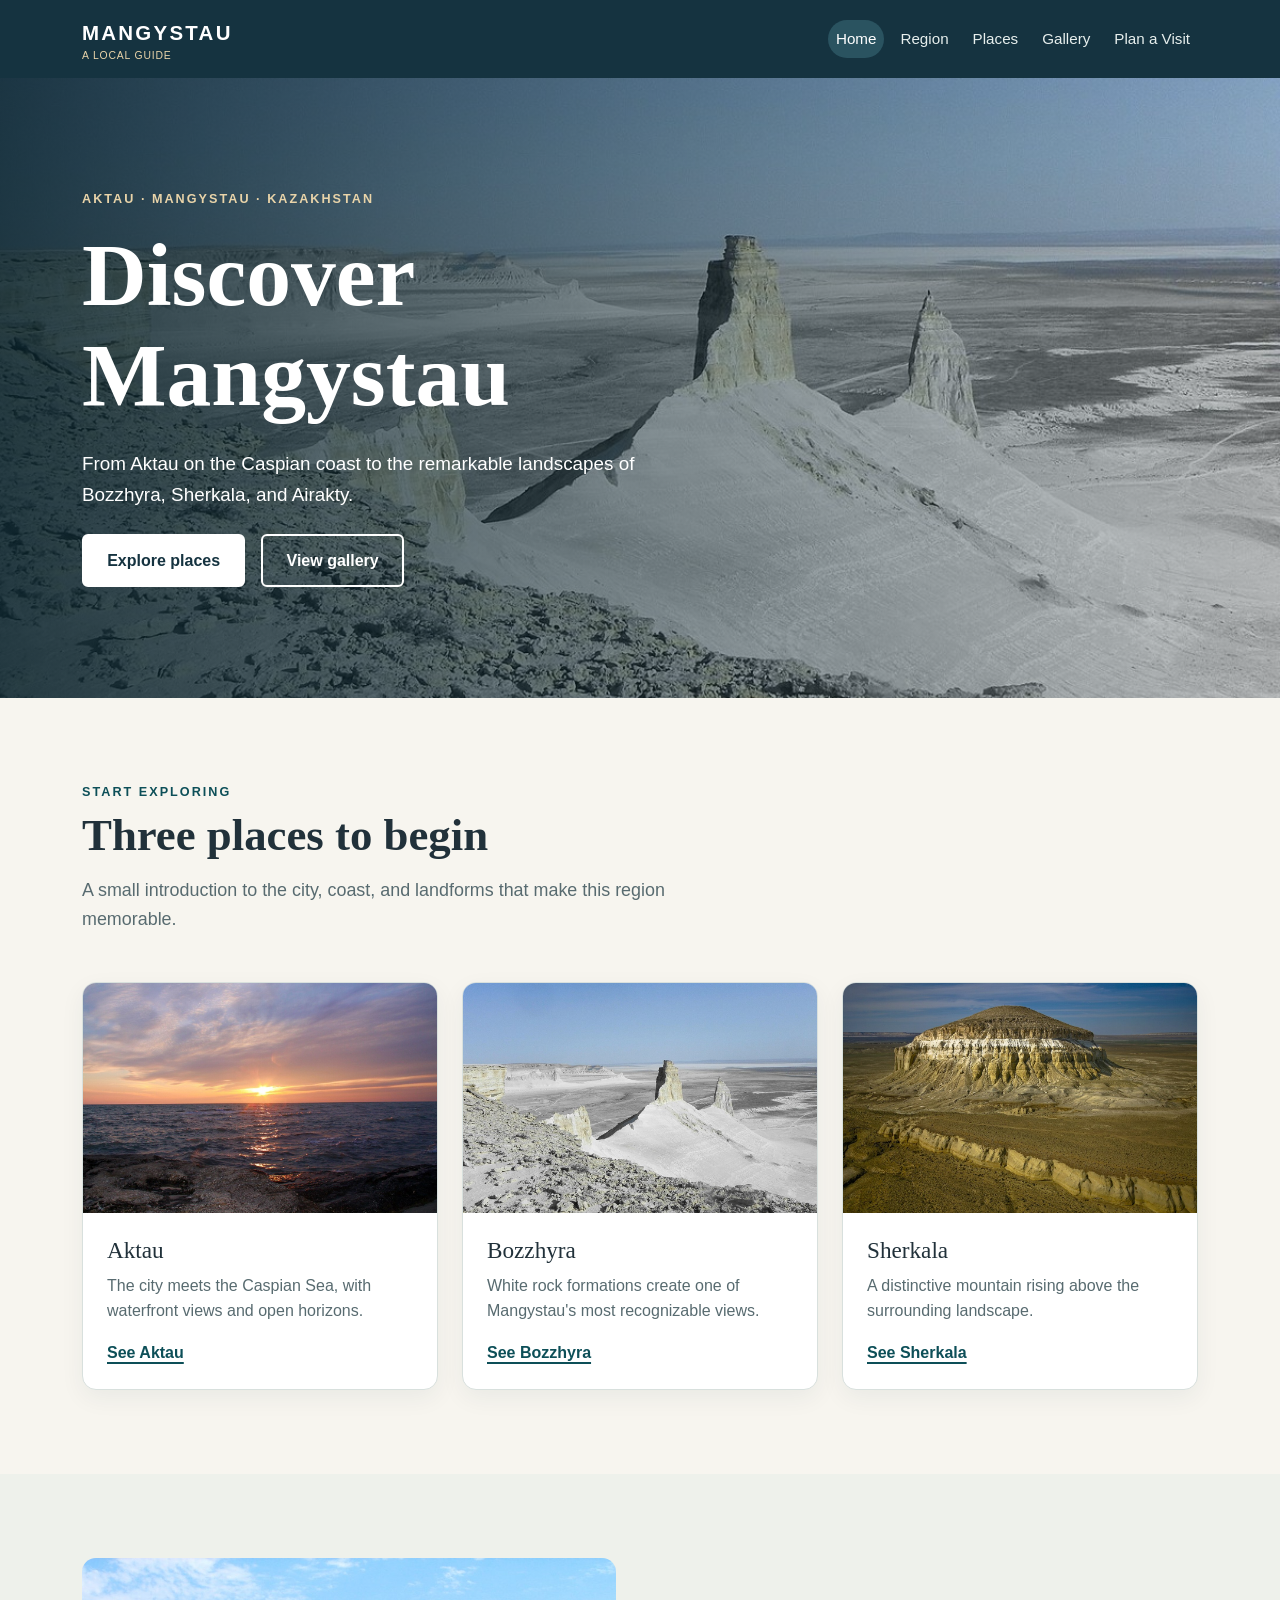
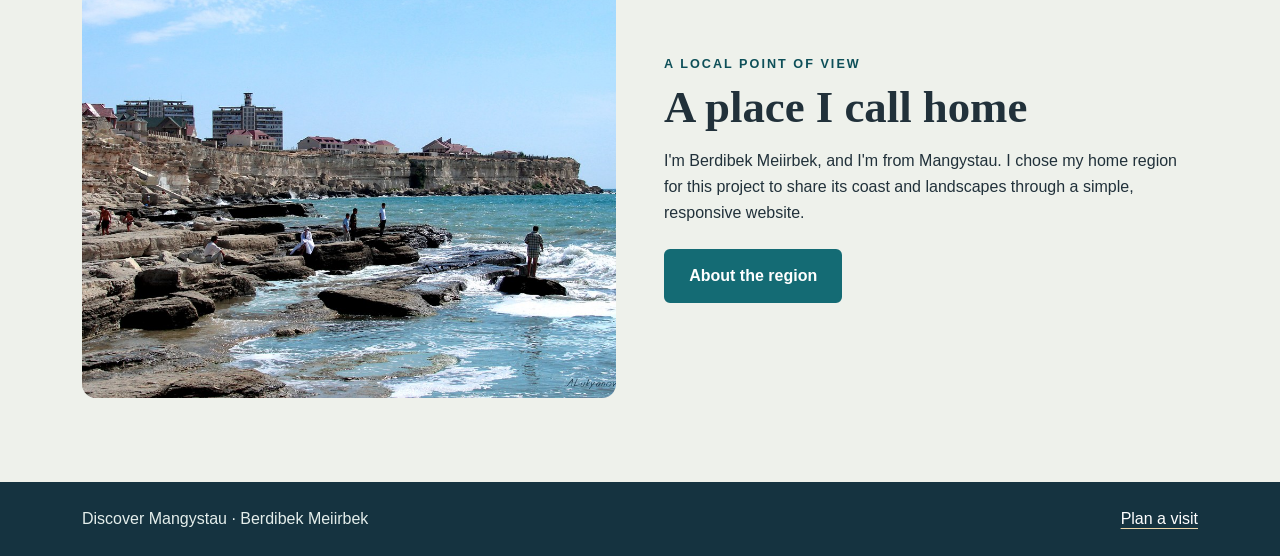
<file: index.html>
<!doctype html>
<html lang="en">
<head>
  <meta charset="utf-8">
  <meta name="viewport" content="width=device-width, initial-scale=1">
  <meta name="description" content="Explore Aktau and Mangystau through a five-page travel guide.">
  <title>Home | Discover Mangystau</title>
  <link rel="stylesheet" href="assets/bootstrap/bootstrap.min.css">
  <link rel="stylesheet" href="styles.css">
</head>
<body>
  <header class="site-header">
    <nav class="navbar navbar-dark navbar-expand-lg site-nav" aria-label="Main navigation">
      <div class="container">
        <a class="navbar-brand" href="index.html">MANGYSTAU<span class="brand-note">A LOCAL GUIDE</span></a>
        <button class="navbar-toggler" type="button" data-bs-toggle="collapse" data-bs-target="#primaryNav" aria-controls="primaryNav" aria-expanded="false" aria-label="Toggle navigation">
          <span class="navbar-toggler-icon"></span>
        </button>
        <div class="collapse navbar-collapse" id="primaryNav">
          <ul class="navbar-nav ms-auto align-items-lg-center gap-lg-2">
            <li class="nav-item"><a class="nav-link active" aria-current="page" href="index.html">Home</a></li>
            <li class="nav-item"><a class="nav-link" href="region.html">Region</a></li>
            <li class="nav-item"><a class="nav-link" href="places.html">Places</a></li>
            <li class="nav-item"><a class="nav-link" href="gallery.html">Gallery</a></li>
            <li class="nav-item"><a class="nav-link" href="plan.html">Plan a Visit</a></li>
          </ul>
        </div>
      </div>
    </nav>
  </header>

  <main>
    <section class="hero" aria-labelledby="hero-title">
      <img class="hero-image" src="images/gallery-4.jpg" alt="White rock formations in Bozzhyra Valley">
      <div class="hero-shade" aria-hidden="true"></div>
      <div class="container hero-content">
        <p class="eyebrow mb-3">Aktau · Mangystau · Kazakhstan</p>
        <h1 class="display-title mb-4" id="hero-title">Discover<br>Mangystau</h1>
        <p class="hero-copy mb-4">From Aktau on the Caspian coast to the remarkable landscapes of Bozzhyra, Sherkala, and Airakty.</p>
        <div class="d-flex flex-wrap gap-3">
          <a class="btn button-light" href="places.html">Explore places</a>
          <a class="btn button-outline" href="gallery.html">View gallery</a>
        </div>
      </div>
    </section>

    <section class="section-space" aria-labelledby="highlights-heading">
      <div class="container">
        <p class="eyebrow mb-2">Start exploring</p>
        <h2 class="section-title mb-3" id="highlights-heading">Three places to begin</h2>
        <p class="lead-copy mb-5">A small introduction to the city, coast, and landforms that make this region memorable.</p>
        <div class="row row-cols-1 row-cols-md-2 row-cols-lg-3 g-4">
          <div class="col">
            <article class="place-card">
              <img src="images/gallery-1.jpg" alt="Sunset over the Caspian Sea in Aktau" loading="lazy">
              <div class="place-card-body">
                <h3>Aktau</h3>
                <p>The city meets the Caspian Sea, with waterfront views and open horizons.</p>
                <a class="text-link" href="places.html#aktau">See Aktau</a>
              </div>
            </article>
          </div>
          <div class="col">
            <article class="place-card">
              <img src="images/gallery-4.jpg" alt="White rock formations in Bozzhyra Valley" loading="lazy">
              <div class="place-card-body">
                <h3>Bozzhyra</h3>
                <p>White rock formations create one of Mangystau's most recognizable views.</p>
                <a class="text-link" href="places.html#bozzhyra">See Bozzhyra</a>
              </div>
            </article>
          </div>
          <div class="col">
            <article class="place-card">
              <img src="images/gallery-5.jpg" alt="Sherkala Mountain in Mangystau" loading="lazy">
              <div class="place-card-body">
                <h3>Sherkala</h3>
                <p>A distinctive mountain rising above the surrounding landscape.</p>
                <a class="text-link" href="places.html#sherkala">See Sherkala</a>
              </div>
            </article>
          </div>
        </div>
      </div>
    </section>

    <section class="section-space soft-section" aria-labelledby="local-heading">
      <div class="container">
        <div class="row align-items-center g-4 g-lg-5">
          <div class="col-12 col-lg-6">
            <img class="wide-photo" src="images/gallery-7.jpg" alt="Rocky Caspian shoreline and buildings in Aktau" loading="lazy">
          </div>
          <div class="col-12 col-lg-6">
            <p class="eyebrow mb-2">A local point of view</p>
            <h2 class="section-title mb-3" id="local-heading">A place I call home</h2>
            <p>I'm Berdibek Meiirbek, and I'm from Mangystau. I chose my home region for this project to share its coast and landscapes through a simple, responsive website.</p>
            <a class="btn button-primary mt-2" href="region.html">About the region</a>
          </div>
        </div>
      </div>
    </section>
  </main>

  <footer class="site-footer py-4">
    <div class="container d-flex flex-column flex-md-row justify-content-between gap-2 text-center text-md-start">
      <span>Discover Mangystau · Berdibek Meiirbek</span>
      <a href="plan.html">Plan a visit</a>
    </div>
  </footer>
  <script src="assets/bootstrap/bootstrap.bundle.min.js"></script>
</body>
</html>
</file>
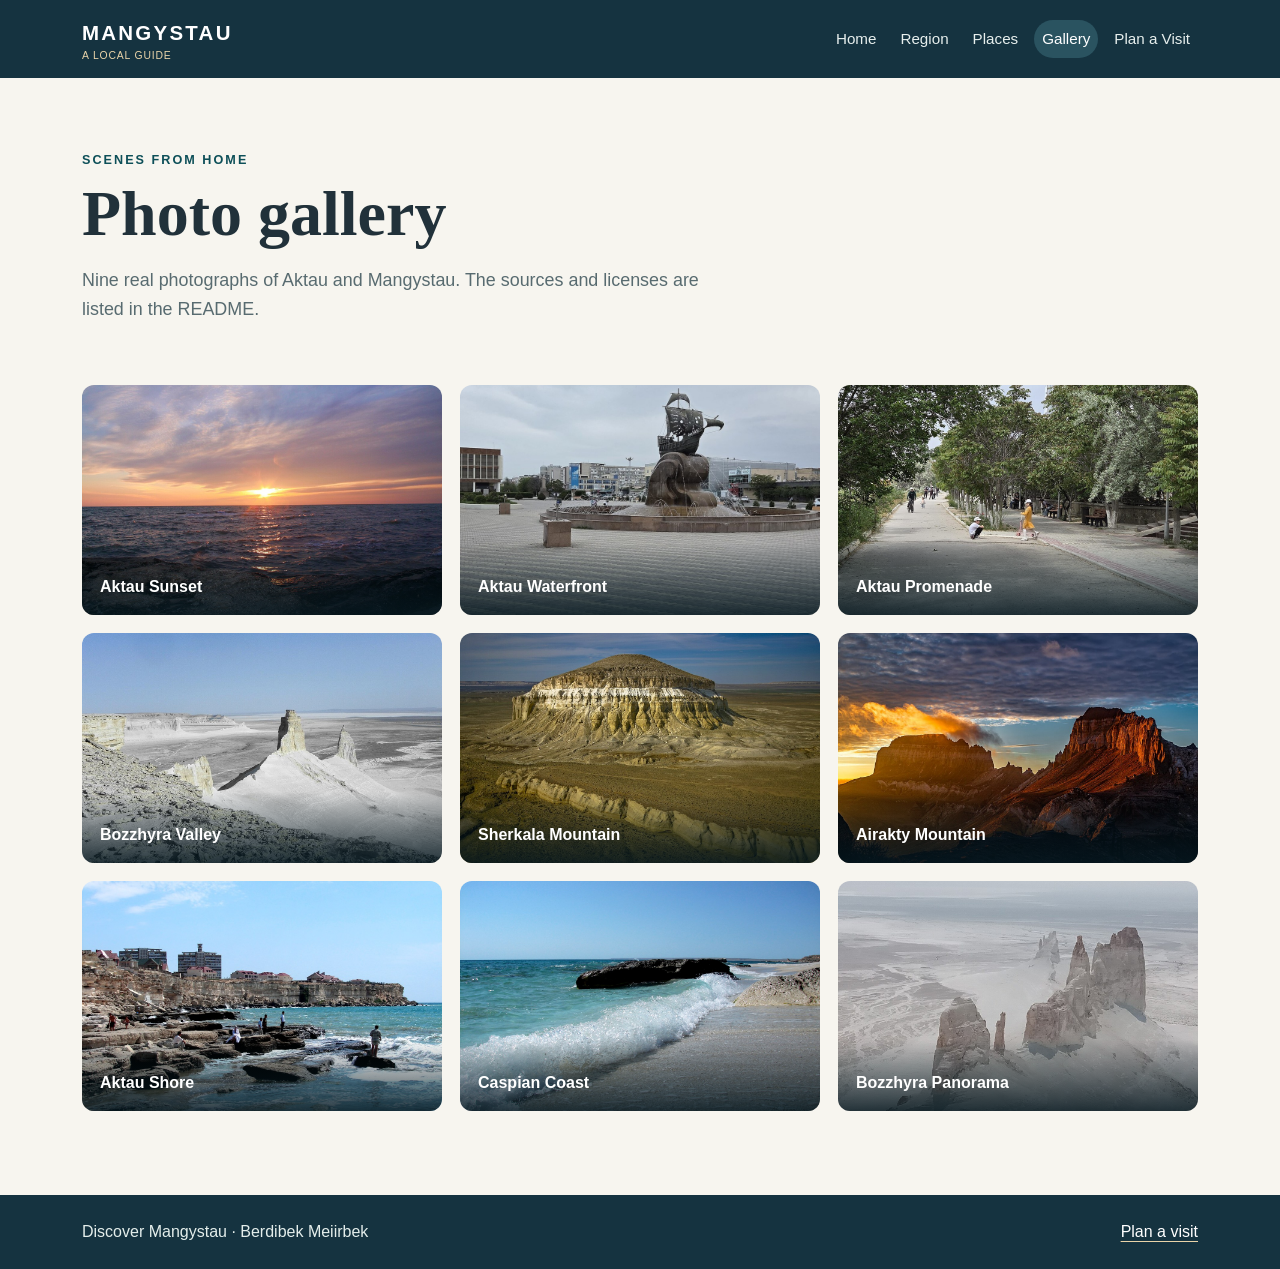
<file: gallery.html>
<!doctype html>
<html lang="en">
<head>
  <meta charset="utf-8">
  <meta name="viewport" content="width=device-width, initial-scale=1">
  <meta name="description" content="Nine photographs of Aktau and Mangystau, Kazakhstan.">
  <title>Gallery | Discover Mangystau</title>
  <link rel="stylesheet" href="assets/bootstrap/bootstrap.min.css">
  <link rel="stylesheet" href="styles.css">
</head>
<body>
  <header class="site-header">
    <nav class="navbar navbar-dark navbar-expand-lg site-nav" aria-label="Main navigation">
      <div class="container">
        <a class="navbar-brand" href="index.html">MANGYSTAU<span class="brand-note">A LOCAL GUIDE</span></a>
        <button class="navbar-toggler" type="button" data-bs-toggle="collapse" data-bs-target="#primaryNav" aria-controls="primaryNav" aria-expanded="false" aria-label="Toggle navigation"><span class="navbar-toggler-icon"></span></button>
        <div class="collapse navbar-collapse" id="primaryNav">
          <ul class="navbar-nav ms-auto align-items-lg-center gap-lg-2">
            <li class="nav-item"><a class="nav-link" href="index.html">Home</a></li>
            <li class="nav-item"><a class="nav-link" href="region.html">Region</a></li>
            <li class="nav-item"><a class="nav-link" href="places.html">Places</a></li>
            <li class="nav-item"><a class="nav-link active" aria-current="page" href="gallery.html">Gallery</a></li>
            <li class="nav-item"><a class="nav-link" href="plan.html">Plan a Visit</a></li>
          </ul>
        </div>
      </div>
    </nav>
  </header>

  <main>
    <section class="page-intro container" aria-labelledby="page-heading">
      <p class="eyebrow mb-2">Scenes from home</p>
      <h1 class="page-title mb-3" id="page-heading">Photo gallery</h1>
      <p class="lead-copy">Nine real photographs of Aktau and Mangystau. The sources and licenses are listed in the README.</p>
    </section>
    <section class="section-space pt-3" aria-label="Nine photographs of Mangystau">
      <div class="container">
        <div class="photo-grid">
          <figure class="photo-tile" id="photo-1" tabindex="0"><img src="images/gallery-1.jpg" alt="Sunset over the Caspian Sea in Aktau"><figcaption>Aktau Sunset</figcaption></figure>
          <figure class="photo-tile" id="photo-2" tabindex="0"><img src="images/gallery-2.jpg" alt="Ship monument on the Caspian waterfront in Aktau" loading="lazy"><figcaption>Aktau Waterfront</figcaption></figure>
          <figure class="photo-tile" id="photo-3" tabindex="0"><img src="images/gallery-3.jpg" alt="Pedestrian promenade in Aktau" loading="lazy"><figcaption>Aktau Promenade</figcaption></figure>
          <figure class="photo-tile" id="photo-4" tabindex="0"><img src="images/gallery-4.jpg" alt="White rock formations in Bozzhyra Valley" loading="lazy"><figcaption>Bozzhyra Valley</figcaption></figure>
          <figure class="photo-tile" id="photo-5" tabindex="0"><img src="images/gallery-5.jpg" alt="Sherkala Mountain in Mangystau" loading="lazy"><figcaption>Sherkala Mountain</figcaption></figure>
          <figure class="photo-tile" id="photo-6" tabindex="0"><img src="images/gallery-6.jpg" alt="Airakty Mountain in Mangystau" loading="lazy"><figcaption>Airakty Mountain</figcaption></figure>
          <figure class="photo-tile" id="photo-7" tabindex="0"><img src="images/gallery-7.jpg" alt="Rocky shore and buildings in Aktau" loading="lazy"><figcaption>Aktau Shore</figcaption></figure>
          <figure class="photo-tile" id="photo-8" tabindex="0"><img src="images/gallery-8.jpg" alt="Caspian waves near Aktau" loading="lazy"><figcaption>Caspian Coast</figcaption></figure>
          <figure class="photo-tile" id="photo-9" tabindex="0"><img src="images/gallery-9.jpg" alt="Rock spires in Bozzhyra Valley" loading="lazy"><figcaption>Bozzhyra Panorama</figcaption></figure>
        </div>
      </div>
    </section>
  </main>

  <footer class="site-footer py-4">
    <div class="container d-flex flex-column flex-md-row justify-content-between gap-2 text-center text-md-start">
      <span>Discover Mangystau · Berdibek Meiirbek</span>
      <a href="plan.html">Plan a visit</a>
    </div>
  </footer>
  <script src="assets/bootstrap/bootstrap.bundle.min.js"></script>
</body>
</html>
</file>
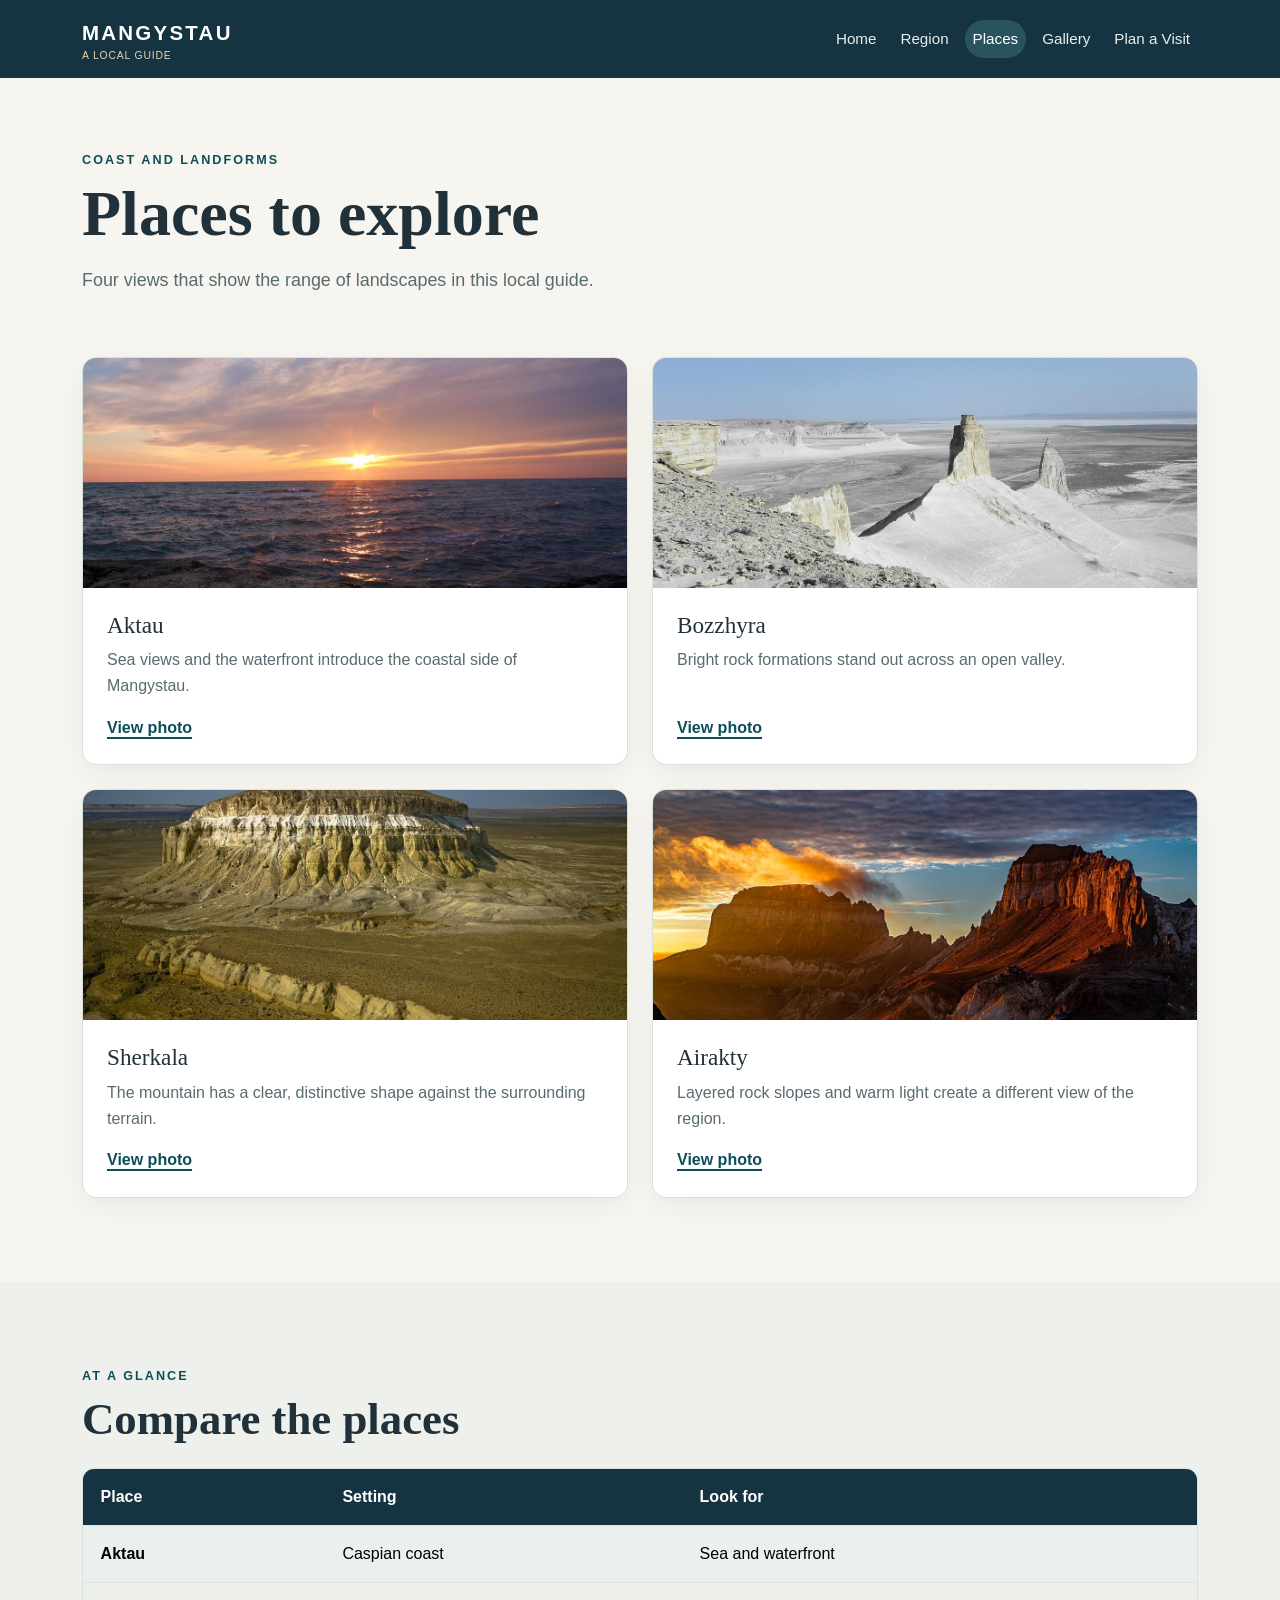
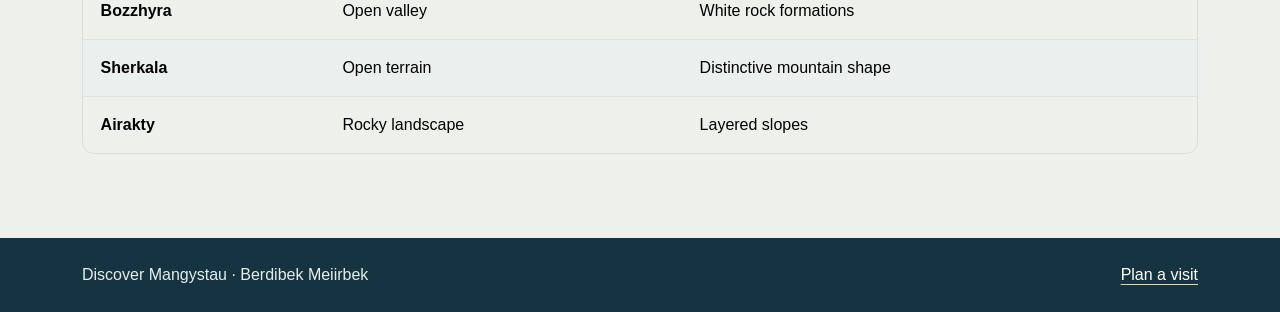
<file: places.html>
<!doctype html>
<html lang="en">
<head>
  <meta charset="utf-8">
  <meta name="viewport" content="width=device-width, initial-scale=1">
  <meta name="description" content="Compare and explore Aktau, Bozzhyra, Sherkala, and Airakty.">
  <title>Places | Discover Mangystau</title>
  <link rel="stylesheet" href="assets/bootstrap/bootstrap.min.css">
  <link rel="stylesheet" href="styles.css">
</head>
<body>
  <header class="site-header">
    <nav class="navbar navbar-dark navbar-expand-lg site-nav" aria-label="Main navigation">
      <div class="container">
        <a class="navbar-brand" href="index.html">MANGYSTAU<span class="brand-note">A LOCAL GUIDE</span></a>
        <button class="navbar-toggler" type="button" data-bs-toggle="collapse" data-bs-target="#primaryNav" aria-controls="primaryNav" aria-expanded="false" aria-label="Toggle navigation"><span class="navbar-toggler-icon"></span></button>
        <div class="collapse navbar-collapse" id="primaryNav">
          <ul class="navbar-nav ms-auto align-items-lg-center gap-lg-2">
            <li class="nav-item"><a class="nav-link" href="index.html">Home</a></li>
            <li class="nav-item"><a class="nav-link" href="region.html">Region</a></li>
            <li class="nav-item"><a class="nav-link active" aria-current="page" href="places.html">Places</a></li>
            <li class="nav-item"><a class="nav-link" href="gallery.html">Gallery</a></li>
            <li class="nav-item"><a class="nav-link" href="plan.html">Plan a Visit</a></li>
          </ul>
        </div>
      </div>
    </nav>
  </header>

  <main>
    <section class="page-intro container" aria-labelledby="page-heading">
      <p class="eyebrow mb-2">Coast and landforms</p>
      <h1 class="page-title mb-3" id="page-heading">Places to explore</h1>
      <p class="lead-copy">Four views that show the range of landscapes in this local guide.</p>
    </section>

    <section class="section-space pt-3" aria-label="Featured places">
      <div class="container">
        <div class="row g-4">
          <div class="col-12 col-md-6" id="aktau">
            <article class="place-card">
              <img src="images/gallery-1.jpg" alt="Sunset over the Caspian Sea in Aktau" loading="lazy">
              <div class="place-card-body">
                <h2 class="h3">Aktau</h2>
                <p>Sea views and the waterfront introduce the coastal side of Mangystau.</p>
                <a class="text-link" href="gallery.html#photo-1">View photo</a>
              </div>
            </article>
          </div>
          <div class="col-12 col-md-6" id="bozzhyra">
            <article class="place-card">
              <img src="images/gallery-4.jpg" alt="White rock formations in Bozzhyra Valley" loading="lazy">
              <div class="place-card-body">
                <h2 class="h3">Bozzhyra</h2>
                <p>Bright rock formations stand out across an open valley.</p>
                <a class="text-link" href="gallery.html#photo-4">View photo</a>
              </div>
            </article>
          </div>
          <div class="col-12 col-md-6" id="sherkala">
            <article class="place-card">
              <img src="images/gallery-5.jpg" alt="Sherkala Mountain in Mangystau" loading="lazy">
              <div class="place-card-body">
                <h2 class="h3">Sherkala</h2>
                <p>The mountain has a clear, distinctive shape against the surrounding terrain.</p>
                <a class="text-link" href="gallery.html#photo-5">View photo</a>
              </div>
            </article>
          </div>
          <div class="col-12 col-md-6" id="airakty">
            <article class="place-card">
              <img src="images/gallery-6.jpg" alt="Airakty Mountain in Mangystau" loading="lazy">
              <div class="place-card-body">
                <h2 class="h3">Airakty</h2>
                <p>Layered rock slopes and warm light create a different view of the region.</p>
                <a class="text-link" href="gallery.html#photo-6">View photo</a>
              </div>
            </article>
          </div>
        </div>
      </div>
    </section>

    <section class="section-space soft-section" aria-labelledby="compare-heading">
      <div class="container">
        <p class="eyebrow mb-2">At a glance</p>
        <h2 class="section-title mb-4" id="compare-heading">Compare the places</h2>
        <div class="table-responsive places-table">
          <table class="table table-striped mb-0">
            <caption class="visually-hidden">Featured Mangystau places and their main visual features</caption>
            <thead><tr><th scope="col">Place</th><th scope="col">Setting</th><th scope="col">Look for</th></tr></thead>
            <tbody>
              <tr><th scope="row">Aktau</th><td>Caspian coast</td><td>Sea and waterfront</td></tr>
              <tr><th scope="row">Bozzhyra</th><td>Open valley</td><td>White rock formations</td></tr>
              <tr><th scope="row">Sherkala</th><td>Open terrain</td><td>Distinctive mountain shape</td></tr>
              <tr><th scope="row">Airakty</th><td>Rocky landscape</td><td>Layered slopes</td></tr>
            </tbody>
          </table>
        </div>
      </div>
    </section>
  </main>

  <footer class="site-footer py-4">
    <div class="container d-flex flex-column flex-md-row justify-content-between gap-2 text-center text-md-start">
      <span>Discover Mangystau · Berdibek Meiirbek</span>
      <a href="plan.html">Plan a visit</a>
    </div>
  </footer>
  <script src="assets/bootstrap/bootstrap.bundle.min.js"></script>
</body>
</html>
</file>
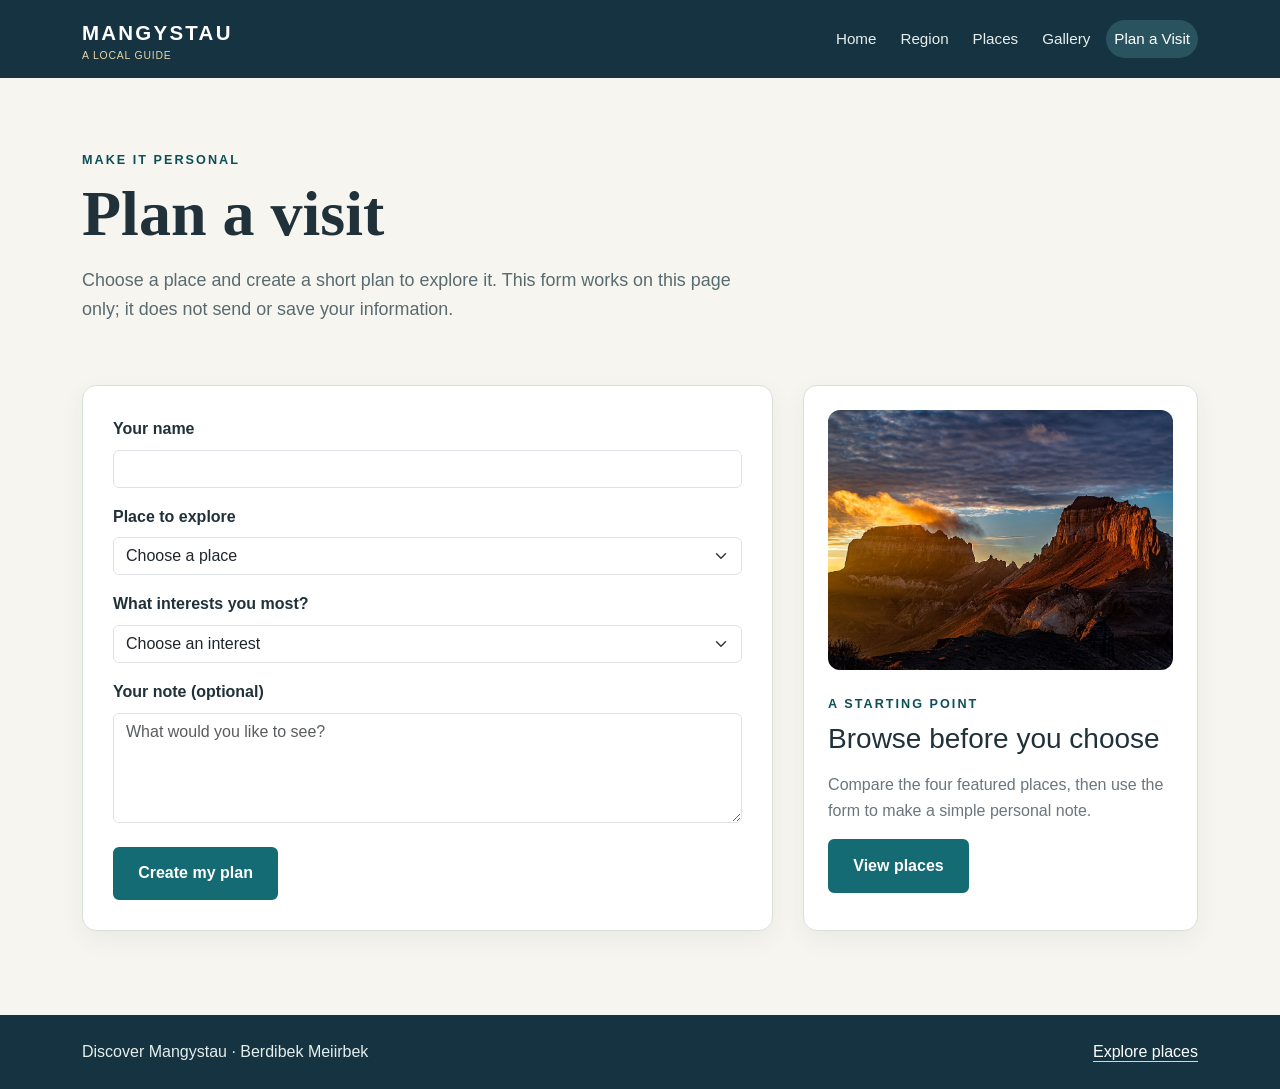
<file: plan.html>
<!doctype html>
<html lang="en">
<head>
  <meta charset="utf-8">
  <meta name="viewport" content="width=device-width, initial-scale=1">
  <meta name="description" content="Make a simple personal plan for exploring Mangystau.">
  <title>Plan a Visit | Discover Mangystau</title>
  <link rel="stylesheet" href="assets/bootstrap/bootstrap.min.css">
  <link rel="stylesheet" href="styles.css">
</head>
<body>
  <header class="site-header">
    <nav class="navbar navbar-dark navbar-expand-lg site-nav" aria-label="Main navigation">
      <div class="container">
        <a class="navbar-brand" href="index.html">MANGYSTAU<span class="brand-note">A LOCAL GUIDE</span></a>
        <button class="navbar-toggler" type="button" data-bs-toggle="collapse" data-bs-target="#primaryNav" aria-controls="primaryNav" aria-expanded="false" aria-label="Toggle navigation"><span class="navbar-toggler-icon"></span></button>
        <div class="collapse navbar-collapse" id="primaryNav">
          <ul class="navbar-nav ms-auto align-items-lg-center gap-lg-2">
            <li class="nav-item"><a class="nav-link" href="index.html">Home</a></li>
            <li class="nav-item"><a class="nav-link" href="region.html">Region</a></li>
            <li class="nav-item"><a class="nav-link" href="places.html">Places</a></li>
            <li class="nav-item"><a class="nav-link" href="gallery.html">Gallery</a></li>
            <li class="nav-item"><a class="nav-link active" aria-current="page" href="plan.html">Plan a Visit</a></li>
          </ul>
        </div>
      </div>
    </nav>
  </header>

  <main>
    <section class="page-intro container" aria-labelledby="page-heading">
      <p class="eyebrow mb-2">Make it personal</p>
      <h1 class="page-title mb-3" id="page-heading">Plan a visit</h1>
      <p class="lead-copy">Choose a place and create a short plan to explore it. This form works on this page only; it does not send or save your information.</p>
    </section>

    <section class="section-space pt-3" aria-label="Visit planning form">
      <div class="container plan-layout">
        <div class="info-panel plan-form">
          <form id="visit-form">
            <div class="mb-3">
              <label class="form-label" for="visitor-name">Your name</label>
              <input class="form-control" id="visitor-name" name="visitor-name" type="text" autocomplete="name" required maxlength="60" pattern=".*\S.*" title="Please enter your name.">
            </div>
            <div class="mb-3">
              <label class="form-label" for="destination">Place to explore</label>
              <select class="form-select" id="destination" name="destination" required>
                <option value="" selected disabled>Choose a place</option>
                <option value="Aktau">Aktau</option>
                <option value="Bozzhyra">Bozzhyra</option>
                <option value="Sherkala">Sherkala</option>
                <option value="Airakty">Airakty</option>
              </select>
            </div>
            <div class="mb-3">
              <label class="form-label" for="interest">What interests you most?</label>
              <select class="form-select" id="interest" name="interest" required>
                <option value="" selected disabled>Choose an interest</option>
                <option value="Photography">Photography</option>
                <option value="Coastal views">Coastal views</option>
                <option value="Rock formations">Rock formations</option>
              </select>
            </div>
            <div class="mb-4">
              <label class="form-label" for="visit-note">Your note (optional)</label>
              <textarea class="form-control" id="visit-note" name="visit-note" rows="4" maxlength="300" placeholder="What would you like to see?"></textarea>
            </div>
            <button class="btn button-primary" type="submit">Create my plan</button>
          </form>
          <section class="mt-4" id="plan-result" aria-live="polite" hidden>
            <h2 class="h4 mb-2">Your plan</h2>
            <p class="mb-0" id="plan-summary"></p>
          </section>
        </div>

        <aside class="info-panel p-4" aria-labelledby="tip-heading">
          <img class="side-photo mb-4" src="images/gallery-6.jpg" alt="Airakty Mountain at sunset" loading="lazy">
          <p class="eyebrow mb-2">A starting point</p>
          <h2 class="h3 mb-3" id="tip-heading">Browse before you choose</h2>
          <p class="text-secondary mb-3">Compare the four featured places, then use the form to make a simple personal note.</p>
          <a class="btn button-primary" href="places.html">View places</a>
        </aside>
      </div>
    </section>
  </main>

  <footer class="site-footer py-4">
    <div class="container d-flex flex-column flex-md-row justify-content-between gap-2 text-center text-md-start">
      <span>Discover Mangystau · Berdibek Meiirbek</span>
      <a href="places.html">Explore places</a>
    </div>
  </footer>
  <script src="assets/bootstrap/bootstrap.bundle.min.js"></script>
  <script src="plan.js"></script>
</body>
</html>
</file>
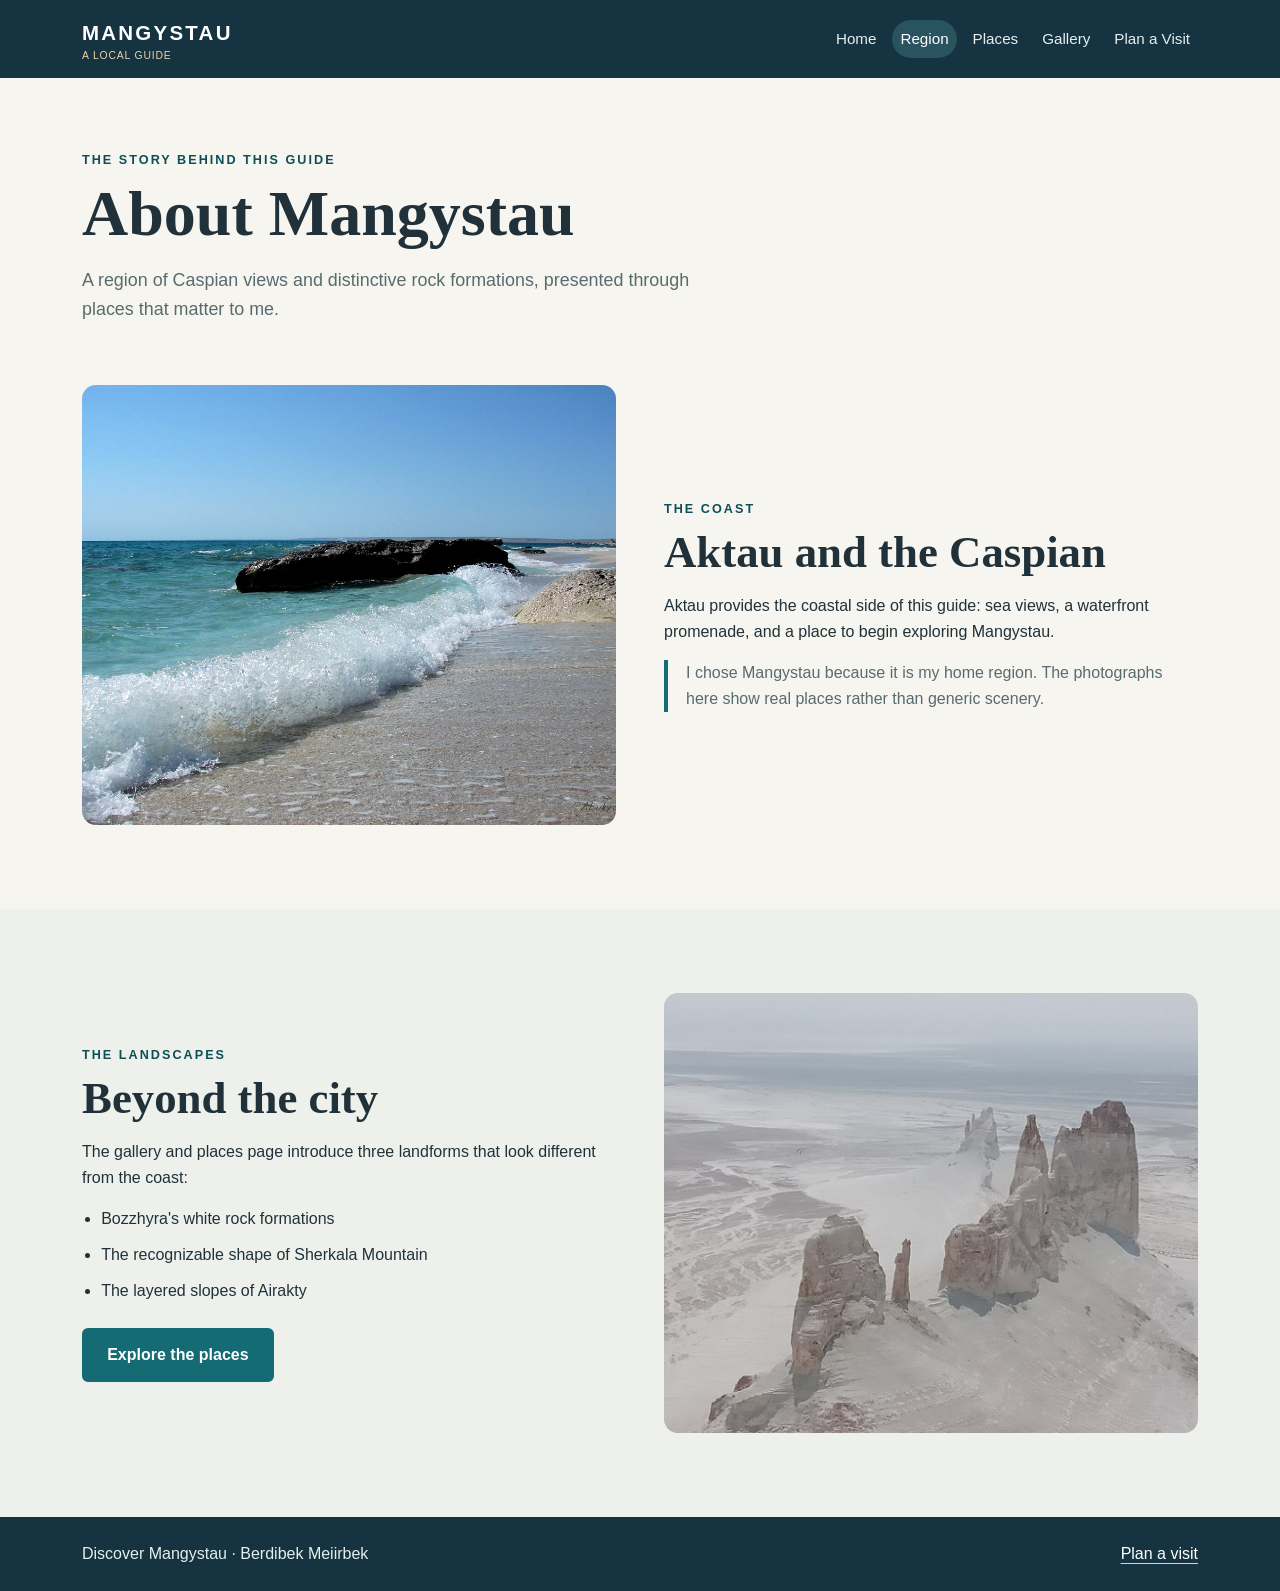
<file: region.html>
<!doctype html>
<html lang="en">
<head>
  <meta charset="utf-8">
  <meta name="viewport" content="width=device-width, initial-scale=1">
  <meta name="description" content="Learn why Mangystau is the chosen topic of this local travel guide.">
  <title>Region | Discover Mangystau</title>
  <link rel="stylesheet" href="assets/bootstrap/bootstrap.min.css">
  <link rel="stylesheet" href="styles.css">
</head>
<body>
  <header class="site-header">
    <nav class="navbar navbar-dark navbar-expand-lg site-nav" aria-label="Main navigation">
      <div class="container">
        <a class="navbar-brand" href="index.html">MANGYSTAU<span class="brand-note">A LOCAL GUIDE</span></a>
        <button class="navbar-toggler" type="button" data-bs-toggle="collapse" data-bs-target="#primaryNav" aria-controls="primaryNav" aria-expanded="false" aria-label="Toggle navigation"><span class="navbar-toggler-icon"></span></button>
        <div class="collapse navbar-collapse" id="primaryNav">
          <ul class="navbar-nav ms-auto align-items-lg-center gap-lg-2">
            <li class="nav-item"><a class="nav-link" href="index.html">Home</a></li>
            <li class="nav-item"><a class="nav-link active" aria-current="page" href="region.html">Region</a></li>
            <li class="nav-item"><a class="nav-link" href="places.html">Places</a></li>
            <li class="nav-item"><a class="nav-link" href="gallery.html">Gallery</a></li>
            <li class="nav-item"><a class="nav-link" href="plan.html">Plan a Visit</a></li>
          </ul>
        </div>
      </div>
    </nav>
  </header>

  <main>
    <section class="page-intro container" aria-labelledby="page-heading">
      <p class="eyebrow mb-2">The story behind this guide</p>
      <h1 class="page-title mb-3" id="page-heading">About Mangystau</h1>
      <p class="lead-copy">A region of Caspian views and distinctive rock formations, presented through places that matter to me.</p>
    </section>

    <section class="section-space pt-3" aria-labelledby="coast-heading">
      <div class="container">
        <div class="row align-items-center g-4 g-lg-5">
          <div class="col-12 col-lg-6">
            <img class="wide-photo" src="images/gallery-8.jpg" alt="Waves on the Caspian Sea near Aktau" loading="lazy">
          </div>
          <div class="col-12 col-lg-6">
            <p class="eyebrow mb-2">The coast</p>
            <h2 class="section-title mb-3" id="coast-heading">Aktau and the Caspian</h2>
            <p>Aktau provides the coastal side of this guide: sea views, a waterfront promenade, and a place to begin exploring Mangystau.</p>
            <p class="note-line mb-0">I chose Mangystau because it is my home region. The photographs here show real places rather than generic scenery.</p>
          </div>
        </div>
      </div>
    </section>

    <section class="section-space soft-section" aria-labelledby="land-heading">
      <div class="container">
        <div class="row align-items-center g-4 g-lg-5">
          <div class="col-12 col-lg-6 order-lg-2">
            <img class="wide-photo" src="images/gallery-9.jpg" alt="Rock spires and open terrain in Bozzhyra Valley" loading="lazy">
          </div>
          <div class="col-12 col-lg-6 order-lg-1">
            <p class="eyebrow mb-2">The landscapes</p>
            <h2 class="section-title mb-3" id="land-heading">Beyond the city</h2>
            <p>The gallery and places page introduce three landforms that look different from the coast:</p>
            <ul class="fact-list mb-4">
              <li>Bozzhyra's white rock formations</li>
              <li>The recognizable shape of Sherkala Mountain</li>
              <li>The layered slopes of Airakty</li>
            </ul>
            <a class="btn button-primary" href="places.html">Explore the places</a>
          </div>
        </div>
      </div>
    </section>
  </main>

  <footer class="site-footer py-4">
    <div class="container d-flex flex-column flex-md-row justify-content-between gap-2 text-center text-md-start">
      <span>Discover Mangystau · Berdibek Meiirbek</span>
      <a href="plan.html">Plan a visit</a>
    </div>
  </footer>
  <script src="assets/bootstrap/bootstrap.bundle.min.js"></script>
</body>
</html>
</file>
<file: styles.css>
:root {
  --night: #153340;
  --sea: #146b74;
  --sea-dark: #0d4f58;
  --sand: #e9d4a9;
  --paper: #f7f5ef;
  --ink: #21313a;
  --muted: #586b70;
  --line: #d8e0dd;
}

html { scroll-behavior: smooth; }
body {
  background: var(--paper);
  color: var(--ink);
  font-family: "Trebuchet MS", Arial, sans-serif;
  line-height: 1.6;
}

img { display: block; max-width: 100%; }
a { color: var(--sea-dark); }
a:hover { color: var(--sea); }
:focus-visible { outline: 3px solid var(--sand); outline-offset: 3px; }

.site-header { background: var(--night); }
.site-nav { min-height: 78px; }
.site-nav .navbar-brand {
  color: #fff;
  font-size: 1.28rem;
  font-weight: 800;
  letter-spacing: .11em;
}
.site-nav .navbar-brand:hover { color: var(--sand); }
.brand-note {
  display: block;
  color: var(--sand);
  font-size: .65rem;
  font-weight: 500;
  letter-spacing: .08em;
  line-height: 1.1;
}
.site-nav .nav-link {
  border-radius: 999px;
  color: #e7efed;
  font-size: .95rem;
  padding: .42rem .8rem;
}
.site-nav .nav-link:hover,
.site-nav .nav-link.active { background: #2a5360; color: #fff; }
.site-nav .navbar-toggler { border-color: #78939b; }

.eyebrow {
  color: var(--sea-dark);
  font-size: .79rem;
  font-weight: 800;
  letter-spacing: .16em;
  text-transform: uppercase;
}
.display-title,
.page-title,
.section-title {
  font-family: Georgia, "Times New Roman", serif;
  font-weight: 700;
  line-height: 1.12;
}
.display-title { font-size: clamp(3.1rem, 7vw, 6rem); }
.page-title { font-size: clamp(2.5rem, 5vw, 4.4rem); }
.section-title { font-size: clamp(2rem, 3.5vw, 3rem); }
.lead-copy { color: var(--muted); font-size: 1.12rem; max-width: 66ch; }

.hero {
  position: relative;
  display: grid;
  align-items: center;
  min-height: 620px;
  overflow: hidden;
  color: #fff;
  background: var(--night);
}
.hero-image,
.hero-shade {
  position: absolute;
  inset: 0;
  width: 100%;
  height: 100%;
}
.hero-image { object-fit: cover; object-position: center 57%; }
.hero-shade { background: linear-gradient(90deg, rgb(9 34 43 / 86%), rgb(9 34 43 / 42%) 58%, rgb(9 34 43 / 10%)); }
.hero-content { position: relative; z-index: 1; padding-block: 96px; }
.hero .eyebrow { color: var(--sand); }
.hero-copy { max-width: 570px; font-size: 1.18rem; }

.button-primary {
  background: var(--sea);
  border: 2px solid var(--sea);
  color: #fff;
  font-weight: 700;
  padding: .8rem 1.45rem;
}
.button-primary:hover,
.button-primary:focus-visible { background: var(--sea-dark); border-color: var(--sea-dark); color: #fff; }
.button-light {
  background: #fff;
  border: 2px solid #fff;
  color: var(--night);
  font-weight: 700;
  padding: .8rem 1.45rem;
}
.button-light:hover { background: var(--sand); border-color: var(--sand); color: var(--night); }
.button-outline {
  border: 2px solid #fff;
  color: #fff;
  font-weight: 700;
  padding: .8rem 1.45rem;
}
.button-outline:hover { background: #fff; color: var(--night); }

.section-space { padding-block: 84px; }
.page-intro { padding-block: 72px 46px; }
.page-intro .lead-copy { margin-bottom: 0; }
.soft-section { background: #eef1eb; }

.place-card,
.info-panel {
  height: 100%;
  overflow: hidden;
  border: 1px solid var(--line);
  border-radius: 14px;
  background: #fff;
  box-shadow: 0 8px 24px rgb(21 51 64 / 6%);
}
.place-card {
  display: flex;
  flex-direction: column;
  transition: transform .2s ease, box-shadow .2s ease;
}
.place-card:hover { transform: translateY(-5px); box-shadow: 0 16px 30px rgb(21 51 64 / 13%); }
.place-card img { width: 100%; height: 230px; object-fit: cover; }
.place-card-body { display: flex; flex: 1; flex-direction: column; padding: 24px; }
.place-card h2,
.place-card h3 { font-family: Georgia, "Times New Roman", serif; font-size: 1.45rem; }
.place-card p { color: var(--muted); }
.place-card .text-link { align-self: flex-start; margin-top: auto; font-weight: 700; text-decoration-thickness: 2px; text-underline-offset: 4px; }

.wide-photo { width: 100%; height: 440px; object-fit: cover; border-radius: 14px; }
.fact-list { padding-left: 1.2rem; }
.fact-list li + li { margin-top: .65rem; }
.note-line { border-left: 4px solid var(--sea); padding-left: 18px; color: var(--muted); }

.places-table {
  border: 1px solid var(--line);
  border-radius: 12px;
  overflow-x: auto;
  overflow-y: hidden;
}
.places-table .table {
  --bs-table-bg: transparent;
  --bs-table-striped-bg: #e9f0ed;
}
.places-table thead th { background: var(--night); color: #fff; }
.places-table th,
.places-table td { padding: .95rem 1.1rem; vertical-align: middle; }

.photo-grid {
  display: grid;
  grid-template-columns: repeat(3, minmax(0, 1fr));
  gap: 18px;
}
.photo-tile {
  position: relative;
  height: 230px;
  margin: 0;
  overflow: hidden;
  border-radius: 12px;
  background: var(--line);
}
.photo-tile img { width: 100%; height: 100%; object-fit: cover; transition: transform .2s ease; }
.photo-tile figcaption {
  position: absolute;
  right: 0;
  bottom: 0;
  left: 0;
  padding: 30px 18px 16px;
  background: linear-gradient(transparent, rgb(5 23 31 / 84%));
  color: #fff;
  font-weight: 700;
}
.photo-tile:hover img,
.photo-tile:focus img { transform: scale(1.05); }

.plan-layout { display: grid; grid-template-columns: minmax(0, 1.4fr) minmax(260px, .8fr); gap: 30px; align-items: start; }
.plan-form { padding: 30px; }
.plan-form .form-label { font-weight: 700; }
.plan-form .form-control:focus,
.plan-form .form-select:focus { border-color: var(--sea); box-shadow: 0 0 0 .2rem rgb(20 107 116 / 20%); }
#plan-result { border-left: 4px solid var(--sea); padding: 16px 20px; background: #edf4f2; overflow-wrap: anywhere; }
.side-photo { width: 100%; height: 260px; object-fit: cover; border-radius: 12px; }

.site-footer { background: var(--night); color: #e4eeeb; }
.site-footer a { color: #fff; text-decoration-color: var(--sand); text-underline-offset: 4px; }
.site-footer a:hover { color: var(--sand); }

@media (max-width: 991.98px) {
  .hero { min-height: 520px; }
  .site-nav .navbar-collapse { padding-block: 12px 20px; }
  .site-nav .nav-link { border-radius: 8px; }
  .photo-grid { grid-template-columns: repeat(2, minmax(0, 1fr)); }
  .plan-layout { grid-template-columns: 1fr; }
}

@media (max-width: 575.98px) {
  .hero { min-height: 480px; }
  .hero-content { padding-block: 72px; }
  .section-space { padding-block: 60px; }
  .page-intro { padding-block: 54px 34px; }
  .photo-grid { grid-template-columns: 1fr; }
  .photo-tile { height: 260px; }
  .wide-photo { height: 300px; }
  .plan-form { padding: 22px; }
}

@media (prefers-reduced-motion: reduce) {
  html { scroll-behavior: auto; }
  .place-card,
  .photo-tile img { transition: none; }
}
</file>
